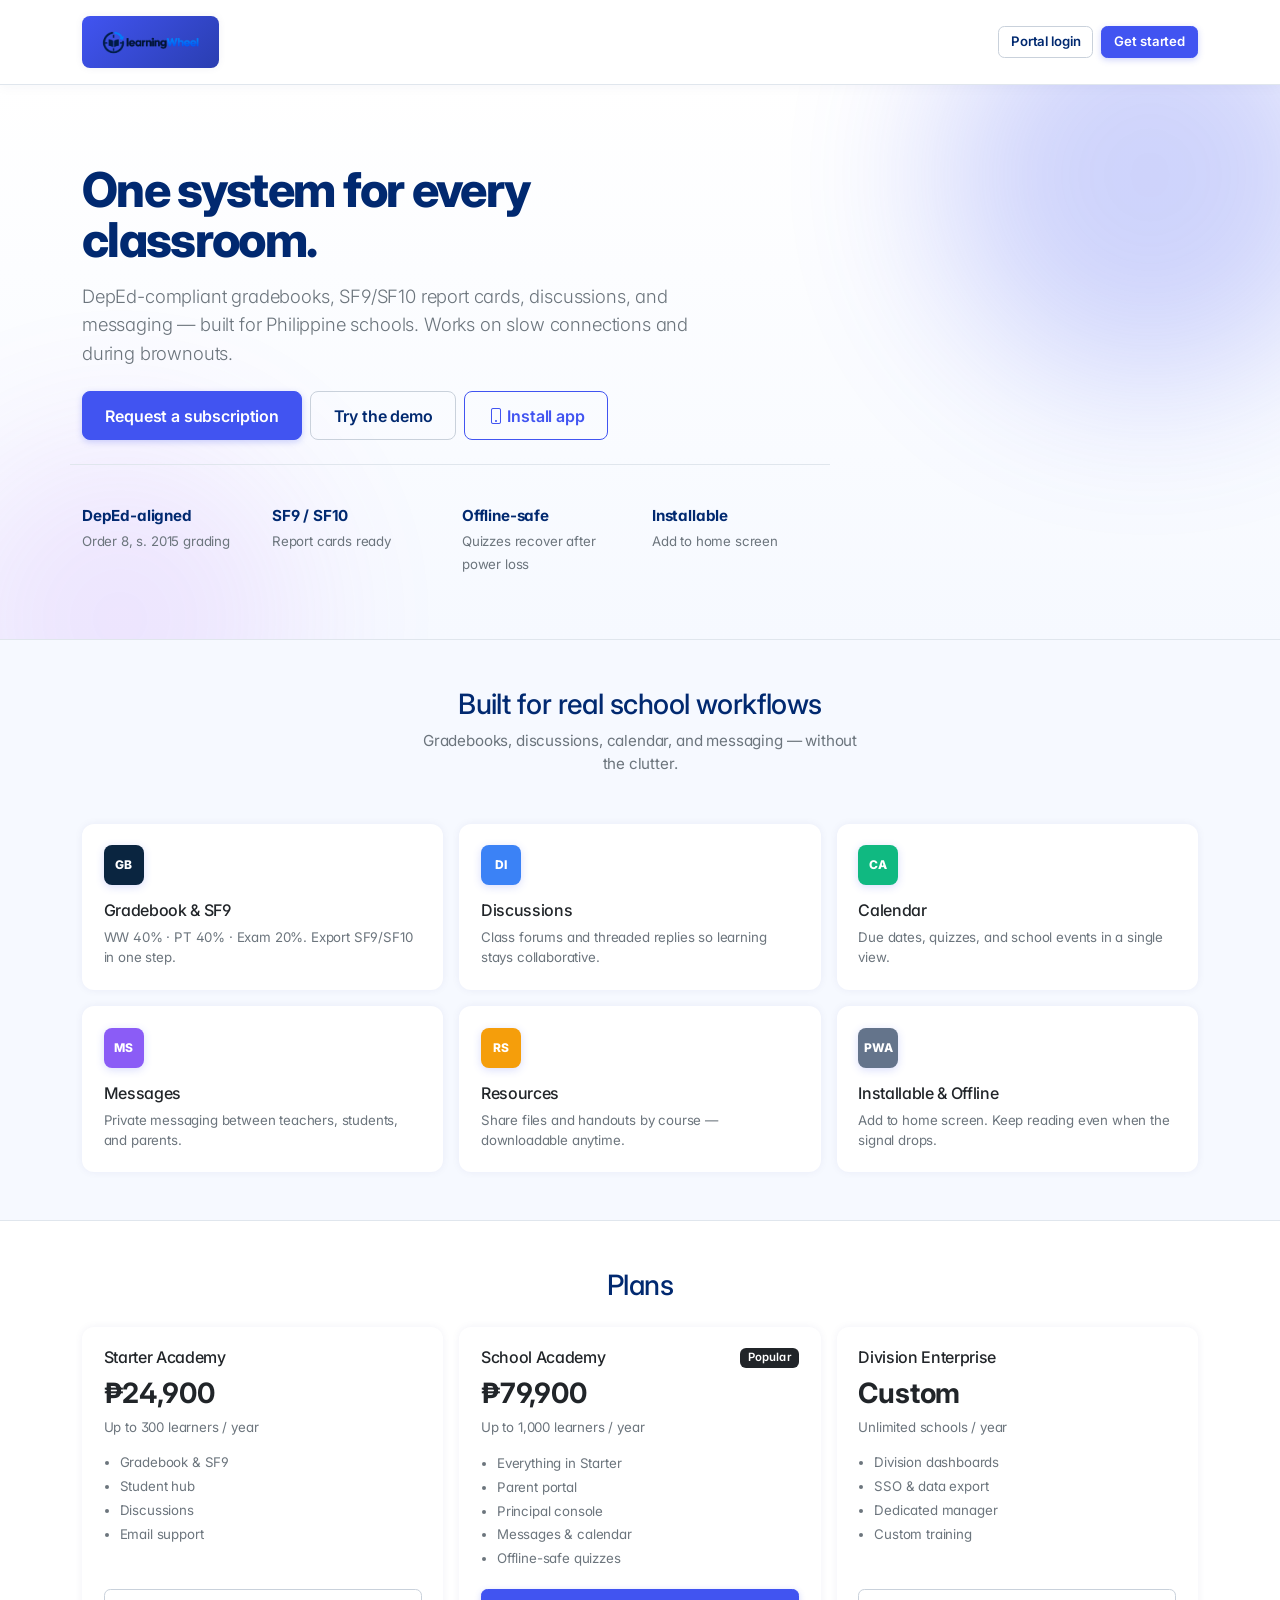
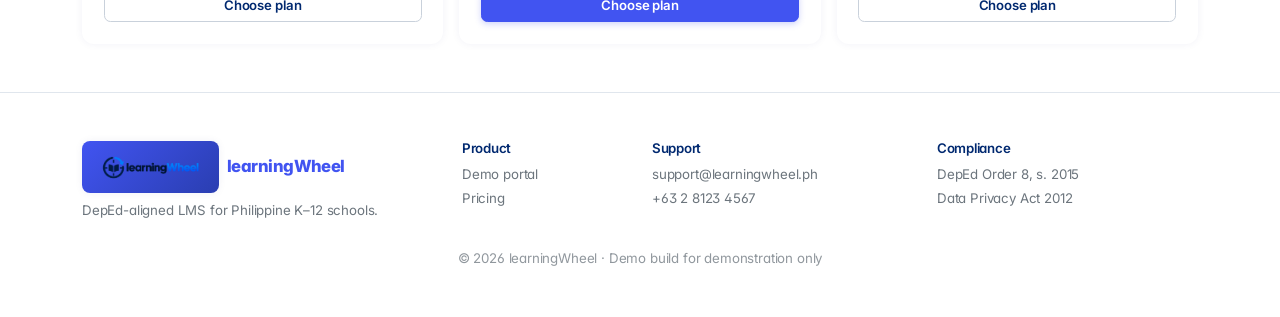
<file: index.html>
<!doctype html>
<html lang="en">
<head>
<meta charset="utf-8">
<meta name="viewport" content="width=device-width, initial-scale=1, viewport-fit=cover">
<title>learningWheel – LMS for Philippine Schools</title>
<meta name="description" content="DepEd-compliant Learning Management System for Philippine schools.">

<!-- ===== PWA ===== -->
<link rel="manifest" href="manifest.json">
<meta name="theme-color" content="#0A2540">
<meta name="color-scheme" content="light">
<link rel="icon" type="image/png" href="logolearningwheel.png">
<link rel="apple-touch-icon" href="logolearningwheel.png">
<meta name="apple-mobile-web-app-capable" content="yes">
<meta name="apple-mobile-web-app-status-bar-style" content="black-translucent">
<meta name="apple-mobile-web-app-title" content="learningWheel">
<meta name="mobile-web-app-capable" content="yes">
<meta name="application-name" content="learningWheel">

<!-- ===== Fonts ===== -->
<link rel="preconnect" href="https://fonts.googleapis.com">
<link rel="preconnect" href="https://fonts.gstatic.com" crossorigin>
<link href="https://fonts.googleapis.com/css2?family=Inter:wght@400;500;600;700;800&display=swap" rel="stylesheet">

<!-- ===== CSS ===== -->
<link href="https://cdn.jsdelivr.net/npm/bootstrap@5.3.3/dist/css/bootstrap.min.css" rel="stylesheet">
<link href="https://cdn.jsdelivr.net/npm/bootstrap-icons@1.11.3/font/bootstrap-icons.min.css" rel="stylesheet">
<link rel="stylesheet" href="styles.css">
</head>
<body>

<!-- ===== Update banner (shown when new SW is waiting) ===== -->
<div id="updateBanner" class="update-banner" hidden>
  <span><i class="bi bi-arrow-clockwise me-1"></i>A new version of learningWheel is ready.</span>
  <button class="btn btn-sm btn-light ms-2" onclick="applyUpdate()">Refresh</button>
</div>

<!-- ========== LANDING ========== -->
<div class="view" id="landing">
  <nav class="navbar navbar-expand-lg bg-white border-bottom sticky-top">
    <div class="container">
      <a class="navbar-brand d-flex align-items-center gap-2 mb-0 py-2" href="#" onclick="return false">
        <span class="logo-on-dark"><img src="logolearningwheel.png" alt="learningWheel" class="logo-nav"></span>
      </a>
      <div class="d-flex gap-2 flex-wrap">
        <button class="btn btn-outline-secondary btn-sm" onclick="view('login')">Portal login</button>
        <button class="btn btn-primary btn-sm" onclick="openBuy('Academy')">Get started</button>
      </div>
    </div>
  </nav>

  <section class="hero-lw">
    <div class="container">
      <div class="row">
        <div class="col-lg-9 col-xl-8">
          <h1 class="display-5 mb-3">One system for every classroom.</h1>
          <p class="lead text-secondary mb-4" style="max-width:34em">DepEd-compliant gradebooks, SF9/SF10 report cards, discussions, and messaging — built for Philippine schools. Works on slow connections and during brownouts.</p>
          <div class="d-flex flex-wrap gap-2 mb-5">
            <button class="btn btn-primary btn-lg" onclick="openBuy('Academy')">Request a subscription</button>
            <button class="btn btn-outline-secondary btn-lg" onclick="view('login')">Try the demo</button>
            <button class="btn btn-outline-primary btn-lg" onclick="promptInstall()">
              <i class="bi bi-phone me-1"></i>Install app
            </button>
          </div>
          <div class="row g-4 pt-3 border-top">
            <div class="col-6 col-md-3 hero-meta-item">
              <strong>DepEd-aligned</strong>
              <span class="text-secondary small">Order 8, s. 2015 grading</span>
            </div>
            <div class="col-6 col-md-3 hero-meta-item">
              <strong>SF9 / SF10</strong>
              <span class="text-secondary small">Report cards ready</span>
            </div>
            <div class="col-6 col-md-3 hero-meta-item">
              <strong>Offline-safe</strong>
              <span class="text-secondary small">Quizzes recover after power loss</span>
            </div>
            <div class="col-6 col-md-3 hero-meta-item">
              <strong>Installable</strong>
              <span class="text-secondary small">Add to home screen</span>
            </div>
          </div>
        </div>
      </div>
    </div>
  </section>

  <section class="py-5">
    <div class="container">
      <div class="text-center mb-5" style="max-width:28rem;margin-inline:auto">
        <h2 class="h3 mb-2">Built for real school workflows</h2>
        <p class="text-secondary mb-0">Gradebooks, discussions, calendar, and messaging — without the clutter.</p>
      </div>
      <div class="row g-3">
        <div class="col-md-6 col-lg-4">
          <div class="card h-100">
            <div class="card-body">
              <div class="course-badge mb-3" style="background:#0A2540">GB</div>
              <h3 class="h6">Gradebook &amp; SF9</h3>
              <p class="text-secondary small mb-0">WW 40% · PT 40% · Exam 20%. Export SF9/SF10 in one step.</p>
            </div>
          </div>
        </div>
        <div class="col-md-6 col-lg-4">
          <div class="card h-100">
            <div class="card-body">
              <div class="course-badge mb-3" style="background:#3B82F6">DI</div>
              <h3 class="h6">Discussions</h3>
              <p class="text-secondary small mb-0">Class forums and threaded replies so learning stays collaborative.</p>
            </div>
          </div>
        </div>
        <div class="col-md-6 col-lg-4">
          <div class="card h-100">
            <div class="card-body">
              <div class="course-badge mb-3" style="background:#10B981">CA</div>
              <h3 class="h6">Calendar</h3>
              <p class="text-secondary small mb-0">Due dates, quizzes, and school events in a single view.</p>
            </div>
          </div>
        </div>
        <div class="col-md-6 col-lg-4">
          <div class="card h-100">
            <div class="card-body">
              <div class="course-badge mb-3" style="background:#8B5CF6">MS</div>
              <h3 class="h6">Messages</h3>
              <p class="text-secondary small mb-0">Private messaging between teachers, students, and parents.</p>
            </div>
          </div>
        </div>
        <div class="col-md-6 col-lg-4">
          <div class="card h-100">
            <div class="card-body">
              <div class="course-badge mb-3" style="background:#F59E0B">RS</div>
              <h3 class="h6">Resources</h3>
              <p class="text-secondary small mb-0">Share files and handouts by course — downloadable anytime.</p>
            </div>
          </div>
        </div>
        <div class="col-md-6 col-lg-4">
          <div class="card h-100">
            <div class="card-body">
              <div class="course-badge mb-3" style="background:#64748B">PWA</div>
              <h3 class="h6">Installable &amp; Offline</h3>
              <p class="text-secondary small mb-0">Add to home screen. Keep reading even when the signal drops.</p>
            </div>
          </div>
        </div>
      </div>
    </div>
  </section>

  <section class="py-5 bg-white border-top">
    <div class="container">
      <h2 class="h3 text-center mb-4">Plans</h2>
      <div class="row g-3 justify-content-center" id="plans"></div>
    </div>
  </section>

  <footer class="border-top bg-white py-5 mt-0">
    <div class="container">
      <div class="row g-4">
        <div class="col-md-4">
          <div class="d-flex align-items-center gap-2 mb-2">
            <span class="logo-on-dark"><img src="logolearningwheel.png" alt="learningWheel" class="logo-nav"></span>
            <span class="brand-text">learning<span class="brand-accent">Wheel</span></span>
          </div>
          <p class="text-secondary small mb-0">DepEd-aligned LMS for Philippine K–12 schools.</p>
        </div>
        <div class="col-6 col-md-2">
          <h6 class="small fw-semibold">Product</h6>
          <ul class="list-unstyled small text-secondary">
            <li class="mb-1"><a href="#" class="text-secondary text-decoration-none" onclick="view('login');return false">Demo portal</a></li>
            <li><a href="#" class="text-secondary text-decoration-none" onclick="openBuy('Academy');return false">Pricing</a></li>
          </ul>
        </div>
        <div class="col-6 col-md-3">
          <h6 class="small fw-semibold">Support</h6>
          <ul class="list-unstyled small text-secondary">
            <li class="mb-1">support@learningwheel.ph</li>
            <li>+63 2 8123 4567</li>
          </ul>
        </div>
        <div class="col-md-3">
          <h6 class="small fw-semibold">Compliance</h6>
          <ul class="list-unstyled small text-secondary">
            <li class="mb-1">DepEd Order 8, s. 2015</li>
            <li>Data Privacy Act 2012</li>
          </ul>
        </div>
      </div>
      <p class="text-center text-secondary small mt-4 mb-0 opacity-75">© 2026 learningWheel · Demo build for demonstration only</p>
    </div>
  </footer>
</div>

<!-- ========== LOGIN ========== -->
<div class="view" id="login" hidden>
  <div class="row g-0 login-row">
    <!-- Left panel: only shows on lg+ -->
    <div class="col-lg-6 d-none d-lg-flex login-art align-items-center">
      <div class="px-5 py-5" style="max-width:32rem;width:100%">
        <div class="mb-4 logo-login-wrap">
          <img src="logolearningwheel.png" alt="learningWheel" class="logo-login">
        </div>
        <h1 class="h2 text-white mb-3">Welcome back.</h1>
        <p class="text-muted-light mb-0">One gateway for students, teachers, parents, and principals.</p>
        <ul>
          <li>Gradebook &amp; SF9 / SF10</li>
          <li>Discussions &amp; messaging</li>
          <li>Calendar &amp; resources</li>
          <li>Parent progress portal</li>
        </ul>
      </div>
    </div>

    <!-- Right panel: form -->
    <div class="col-lg-6 login-form-col">
      <div class="login-form-wrap">
        <div class="login-form-inner">
          <!-- Brand shown on mobile only -->
          <div class="d-lg-none d-flex align-items-center gap-2 mb-4">
            <span class="logo-on-dark"><img src="logolearningwheel.png" alt="learningWheel" class="logo-nav"></span>
            <span class="brand-text">learning<span class="brand-accent">Wheel</span></span>
          </div>
          <h2 class="h4 mb-3">Sign in</h2>
          <label class="form-label small fw-semibold">I am a…</label>
          <div class="row g-2 mb-3" id="roles"></div>
          <div class="mb-3">
            <label class="form-label small fw-semibold" for="em">Email / LRN</label>
            <input type="text" class="form-control" id="em" value="demo@school.edu.ph" autocomplete="username">
          </div>
          <div class="mb-3">
            <label class="form-label small fw-semibold" for="pw">Password</label>
            <input type="password" class="form-control" id="pw" placeholder="Any password works" autocomplete="current-password">
          </div>
          <button class="btn btn-primary w-100 mb-2" onclick="doLogin()">Sign in</button>
          <button class="btn btn-outline-secondary w-100 mb-2" onclick="view('landing')">Back to website</button>
          <button class="btn btn-outline-secondary w-100 mb-3" onclick="resetDB()">Reset demo data</button>
          <p class="text-secondary small text-center mb-0">Demo mode — no real accounts required</p>
        </div>
      </div>
    </div>
  </div>
</div>

<!-- ========== DASHBOARD ========== -->
<div class="view" id="dash" hidden>
  <div class="app-shell">
    <div class="sidebar-overlay" id="sideOverlay" onclick="toggleSide(false)"></div>
    <aside class="sidebar d-flex flex-column" id="sidebar">
      <div class="sidebar-brand">
        <img src="logolearningwheel.png" alt="learningWheel" class="logo-sidebar">
        <button class="sidebar-close d-lg-none" onclick="toggleSide(false)" aria-label="Close menu">
          <i class="bi bi-x-lg"></i>
        </button>
      </div>
      <nav class="nav flex-column py-2 flex-grow-1" id="sideNav"></nav>
      <div class="sidebar-footer">
        <div class="d-flex align-items-center gap-2 mb-2">
          <div class="rounded-circle bg-primary text-white d-flex align-items-center justify-content-center" style="width:2rem;height:2rem;font-size:0.8rem;font-weight:700;background:var(--lw-accent)!important" id="av">U</div>
          <div class="min-w-0">
            <div class="text-white small fw-semibold text-truncate" id="userName">Demo User</div>
            <div class="small" style="font-size:0.75rem;color:#94A3B8" id="userRole">Student</div>
          </div>
        </div>
        <button class="btn btn-outline-secondary btn-sm w-100 mb-2" style="border-color:rgba(255,255,255,0.15);color:#CBD5E1;background:rgba(255,255,255,0.03)" onclick="promptInstall()" id="installBtnSide" hidden>
          <i class="bi bi-download me-1"></i>Install app
        </button>
        <button class="btn btn-outline-secondary btn-sm w-100" style="border-color:rgba(255,255,255,0.15);color:#CBD5E1;background:rgba(255,255,255,0.03)" onclick="view('login')">Log out</button>
      </div>
    </aside>

    <div class="main-area">
      <header class="topbar">
        <div class="topbar-left">
          <button class="btn btn-outline-secondary btn-sm d-lg-none" onclick="toggleSide()" aria-label="Menu">
            <i class="bi bi-list"></i>
          </button>
          <div class="input-group input-group-sm topbar-search">
            <span class="input-group-text bg-white text-secondary border-end-0"><i class="bi bi-search"></i></span>
            <input type="search" class="form-control border-start-0" placeholder="Search…" id="search" oninput="onSearch(this.value)">
          </div>
        </div>
        <div class="topbar-right">
          <select id="quarter" class="form-select form-select-sm quarter-select" aria-label="Quarter" onchange="setQuarter(this.value)" title="Academic quarter">
            <option value="Q1">Q1</option>
            <option value="Q2">Q2</option>
            <option value="Q3" selected>Q3</option>
            <option value="Q4">Q4</option>
          </select>
          <select id="kid" class="form-select form-select-sm kid-select" hidden aria-label="Switch child"></select>
          <button class="btn btn-outline-primary btn-sm install-top-btn" id="installBtn" onclick="promptInstall()" hidden title="Install app">
            <i class="bi bi-download"></i><span class="d-none d-sm-inline ms-1">Install</span>
          </button>
          <button class="btn btn-outline-secondary btn-sm position-relative" onclick="tab('alerts')" title="Notifications" id="notifBtn">
            <i class="bi bi-bell"></i><span class="position-absolute top-0 start-100 translate-middle badge rounded-pill bg-danger" id="notifBadge" hidden style="font-size:0.65rem">0</span>
          </button>
        </div>
      </header>

      <main class="content-area flex-grow-1" id="mainContent">
        <div class="panel" id="p-home" hidden></div>
        <div class="panel" id="p-cls" hidden></div>
        <div class="panel" id="p-recent" hidden></div>
        <div class="panel" id="p-subj" hidden></div>
        <div class="panel" id="p-todo" hidden></div>
        <div class="panel" id="p-alerts" hidden></div>
        <div class="panel" id="p-up" hidden>
          <div class="card">
            <div class="card-body">
              <h2 class="h5">Smart submission</h2>
              <p class="text-secondary small">Poor signal? Files are compressed before upload so you can submit on slow data.</p>
              <p class="mb-2"><strong>science-project.pdf</strong> — <span id="sz">5.0 MB</span></p>
              <div class="progress mb-2" style="height:6px"><div class="progress-bar bg-success" id="pb" style="width:0%"></div></div>
              <p id="pm" class="text-secondary small">Ready to compress.</p>
              <button class="btn btn-primary btn-sm" id="cb" onclick="compress()">Compress &amp; submit</button>
            </div>
          </div>
        </div>
        <div class="panel" id="p-quiz" hidden>
          <div class="card">
            <div class="card-body">
              <h2 class="h5">Science quiz</h2>
              <p class="text-secondary small">Answers are saved on this device. If power drops, they come back.</p>
              <div id="qz"></div>
              <div class="d-flex flex-wrap gap-2 mt-3">
                <button class="btn btn-success btn-sm" onclick="gradeQuiz()">Submit quiz</button>
                <button class="btn btn-outline-secondary btn-sm" onclick="brownout()">Simulate brownout</button>
              </div>
              <p id="qm" class="fw-semibold mt-3 mb-0"></p>
            </div>
          </div>
        </div>
        <div class="panel" id="p-rad" hidden><h2 class="h5" id="kn"></h2><div class="row g-3" id="tl"></div></div>
        <div class="panel" id="p-sf9" hidden>
          <div class="card">
            <div class="card-body">
              <h2 class="h5">Report card (SF9)</h2>
              <div id="sf"></div>
              <h3 class="h6 mt-4">Parent approval</h3>
              <canvas id="sig"></canvas>
              <div class="d-flex flex-wrap gap-2 mt-3">
                <button class="btn btn-outline-secondary btn-sm" onclick="clearSig()">Clear</button>
                <button class="btn btn-success btn-sm" onclick="approve('Signature')">Sign &amp; approve</button>
                <button class="btn btn-primary btn-sm" onclick="approve('Biometric')">Biometric approve</button>
              </div>
              <p id="ap" class="text-success fw-semibold mt-2 mb-0"></p>
            </div>
          </div>
        </div>
        <div class="panel" id="p-ops" hidden></div>
        <div class="panel" id="p-comp" hidden></div>
        <div class="panel" id="p-lic" hidden></div>
        <div class="panel" id="p-disc" hidden></div>
        <div class="panel" id="p-cal" hidden></div>
        <div class="panel" id="p-msg" hidden></div>
        <div class="panel" id="p-res" hidden></div>
        <div class="panel" id="p-grades" hidden></div>
        <div class="panel" id="p-exams" hidden></div>
        <div class="panel" id="p-take" hidden></div>
      </main>
    </div>
  </div>
</div>

<!-- Buy modal -->
<div class="modal fade" id="buyModal" tabindex="-1" aria-hidden="true">
  <div class="modal-dialog modal-dialog-centered modal-dialog-scrollable">
    <div class="modal-content">
      <div id="bf">
        <div class="modal-header">
          <h5 class="modal-title">Request a subscription</h5>
          <button type="button" class="btn-close" data-bs-dismiss="modal" aria-label="Close"></button>
        </div>
        <div class="modal-body">
          <div class="mb-3">
            <label class="form-label small fw-semibold" for="bs">School name</label>
            <input type="text" class="form-control" id="bs" placeholder="e.g. Rizal Integrated School">
          </div>
          <div class="mb-3">
            <label class="form-label small fw-semibold" for="bn">Administrator email</label>
            <input type="email" class="form-control" id="bn" placeholder="principal@school.edu.ph">
          </div>
          <div class="mb-0">
            <label class="form-label small fw-semibold" for="bp">Plan</label>
            <select class="form-select" id="bp"></select>
          </div>
        </div>
        <div class="modal-footer">
          <button type="button" class="btn btn-outline-secondary" data-bs-dismiss="modal">Cancel</button>
          <button type="button" class="btn btn-primary" onclick="submitBuy()">Submit request</button>
        </div>
      </div>
      <div id="bd" hidden>
        <div class="modal-body text-center py-5">
          <h5 class="mb-2">Request received</h5>
          <p>Reference: <strong id="ref"></strong></p>
          <p class="text-secondary small">Next: onboarding call within 2 days → data import → teacher training → go-live.</p>
          <button class="btn btn-primary" data-bs-dismiss="modal">Done</button>
        </div>
      </div>
    </div>
  </div>
</div>

<div class="toast-lw" id="toast" hidden></div>

<script src="https://cdn.jsdelivr.net/npm/bootstrap@5.3.3/dist/js/bootstrap.bundle.min.js"></script>
<script src="app.js"></script>
</body>
</html>
</file>
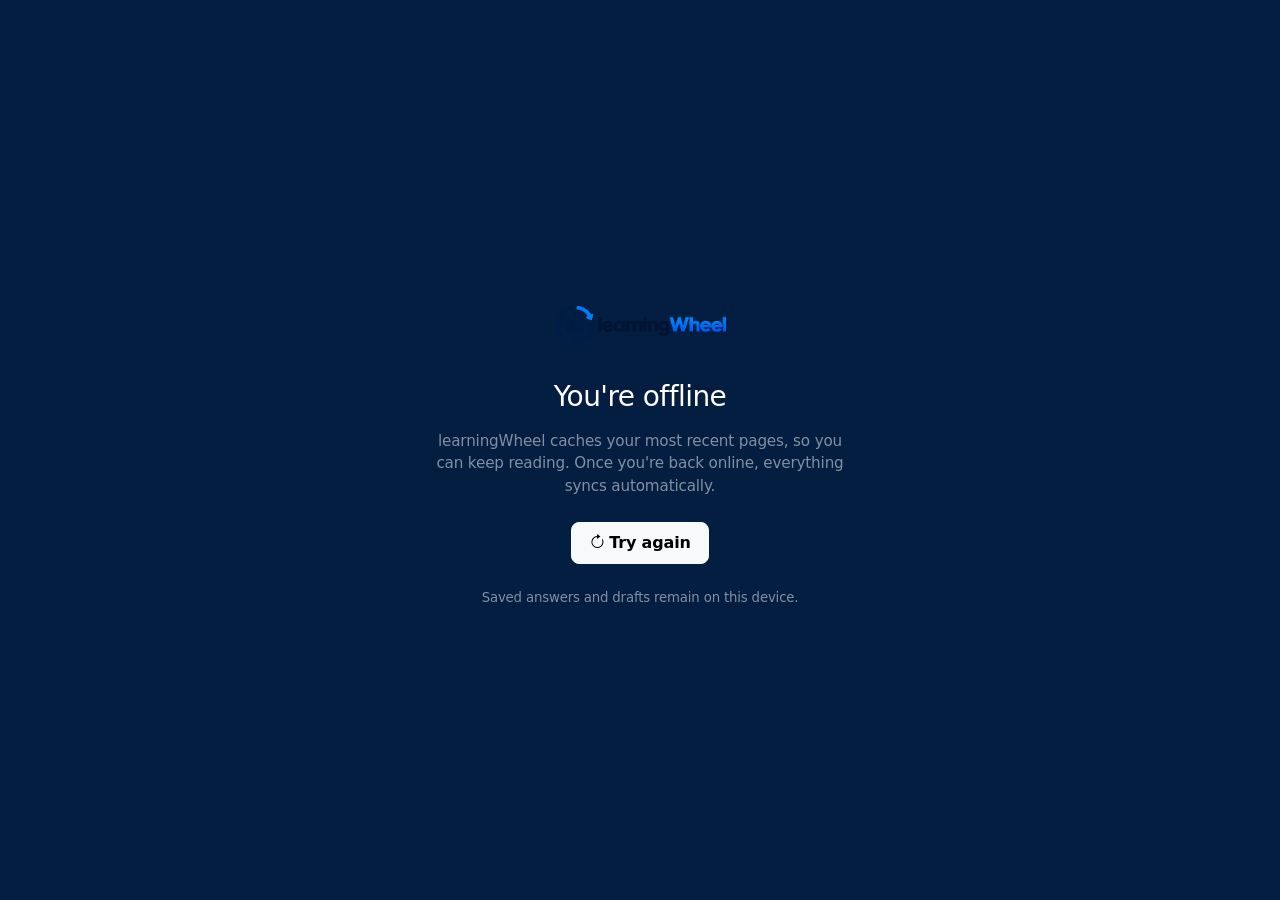
<file: offline.html>
<!doctype html>
<html lang="en">
<head>
<meta charset="utf-8">
<meta name="viewport" content="width=device-width, initial-scale=1, viewport-fit=cover">
<title>Offline – learningWheel</title>
<meta name="theme-color" content="#041E42">
<link href="https://cdn.jsdelivr.net/npm/bootstrap@5.3.3/dist/css/bootstrap.min.css" rel="stylesheet">
<link href="https://cdn.jsdelivr.net/npm/bootstrap-icons@1.11.3/font/bootstrap-icons.min.css" rel="stylesheet">
<link rel="stylesheet" href="styles.css">
</head>
<body>
  <div class="d-flex align-items-center justify-content-center" style="min-height:100vh;background:#041E42;padding:1.5rem">
    <div class="text-center text-white" style="max-width:26rem">
      <img src="logolearningwheel.png" alt="learningWheel" style="height:64px;margin-bottom:1.5rem">
      <h1 class="h3 mb-3">You're offline</h1>
      <p class="text-white-50 mb-4">learningWheel caches your most recent pages, so you can keep reading. Once you're back online, everything syncs automatically.</p>
      <button class="btn btn-light" onclick="location.reload()">
        <i class="bi bi-arrow-clockwise me-1"></i>Try again
      </button>
      <p class="text-white-50 small mt-4 mb-0">Saved answers and drafts remain on this device.</p>
    </div>
  </div>
</body>
</html>
</file>
<file: styles.css>
/* ============================================================
   learningWheel — NiceAdmin-inspired Design System
   Clean light sidebar, blue accents, refined cards & header
   All existing class/ID selectors preserved for full functionality
   ============================================================ */

:root {
  /* Brand — NiceAdmin blue primary */
  --lw-primary: #4154f1;
  --lw-primary-hover: #2a3eb1;
  --lw-primary-light: #eef0ff;
  --lw-accent: #4154f1;
  --lw-accent-soft: #e8ebff;

  /* Surface — light admin feel */
  --lw-bg: #f6f9ff;
  --lw-surface: #ffffff;
  --lw-surface-2: #f0f4f8;
  --lw-border: #e0e6ed;
  --lw-border-strong: #c9d1db;

  /* Text */
  --lw-text: #012970;
  --lw-text-secondary: #6c757d;
  --lw-text-tertiary: #899bbd;

  /* Status */
  --lw-success: #2eca6a;
  --lw-warning: #ffc107;
  --lw-danger: #dc3545;
  --lw-info: #0dcaf0;

  /* Elevation — soft NiceAdmin style */
  --lw-shadow-xs: 0 0 1px rgba(1, 41, 112, 0.04);
  --lw-shadow-sm: 0 0 8px rgba(1, 41, 112, 0.06);
  --lw-shadow-md: 0 5px 20px rgba(1, 41, 112, 0.08);
  --lw-shadow-lg: 0 8px 30px rgba(1, 41, 112, 0.12);

  /* Radius */
  --lw-radius-sm: 0.4rem;
  --lw-radius: 0.5rem;
  --lw-radius-lg: 0.75rem;
  --lw-radius-xl: 1rem;

  /* Sidebar */
  --lw-sidebar-width: 280px;
  --lw-sidebar-bg: #ffffff;
  --lw-sidebar-text: #012970;
  --lw-sidebar-muted: #899bbd;
}

/* ---------- Base ---------- */
* { box-sizing: border-box; }

html, body {
  overflow-x: hidden;
  width: 100%;
}

body {
  font-family: 'Inter', system-ui, -apple-system, "Segoe UI", Roboto, "Helvetica Neue", Arial, sans-serif;
  background: var(--lw-bg);
  color: var(--lw-text);
  -webkit-font-smoothing: antialiased;
  -moz-osx-font-smoothing: grayscale;
  -webkit-tap-highlight-color: transparent;
  font-feature-settings: "cv11", "ss01";
  letter-spacing: -0.011em;
  font-size: 0.95rem;
}

/* Modern scrollbar */
::-webkit-scrollbar { width: 8px; height: 8px; }
::-webkit-scrollbar-track { background: transparent; }
::-webkit-scrollbar-thumb {
  background: var(--lw-border-strong);
  border-radius: 8px;
  border: 2px solid var(--lw-bg);
}
::-webkit-scrollbar-thumb:hover { background: var(--lw-text-tertiary); }

h1, h2, h3, h4, h5, h6 {
  letter-spacing: -0.02em;
  font-weight: 700;
  color: var(--lw-text);
}
h1 { font-weight: 800; }

a { color: var(--lw-accent); text-decoration: none; }
a:hover { color: var(--lw-primary-hover); }

/* ---------- Logos ---------- */
.logo-login-wrap { margin-bottom: 1.5rem; }
.logo-login {
  height: 76px;
  width: auto;
  max-width: min(340px, 100%);
  object-fit: contain;
  display: block;
}
.logo-sidebar {
  height: 40px;
  width: auto;
  max-width: 180px;
  object-fit: contain;
  display: block;
}
.logo-nav {
  height: 36px;
  width: auto;
  max-width: 180px;
  object-fit: contain;
  display: block;
}
.logo-on-dark {
  display: inline-flex;
  align-items: center;
  background: linear-gradient(135deg, #4154f1 0%, #2a3eb1 100%);
  border-radius: var(--lw-radius);
  padding: 0.5rem 0.9rem;
  box-shadow: var(--lw-shadow-sm);
}
.brand-text {
  font-weight: 800;
  font-size: 1.05rem;
  color: var(--lw-primary);
  letter-spacing: -0.03em;
}
.brand-accent { color: var(--lw-accent); }

.sidebar-brand {
  padding: 1.25rem 1.25rem 1rem;
  display: flex;
  align-items: center;
  justify-content: space-between;
  border-bottom: 1px solid var(--lw-border);
  background: var(--lw-sidebar-bg);
}
.sidebar-close {
  background: transparent;
  border: 0;
  color: var(--lw-sidebar-muted);
  font-size: 1.1rem;
  padding: 0.4rem 0.6rem;
  border-radius: var(--lw-radius-sm);
  cursor: pointer;
  line-height: 1;
  transition: background 0.15s, color 0.15s;
}
.sidebar-close:hover { background: var(--lw-primary-light); color: var(--lw-primary); }

/* ---------- Buttons ---------- */
.btn {
  border-radius: var(--lw-radius);
  font-weight: 600;
  letter-spacing: -0.01em;
  transition: all 0.2s ease;
  padding: 0.5rem 1.1rem;
}
.btn-sm { padding: 0.35rem 0.75rem; font-size: 0.825rem; border-radius: var(--lw-radius-sm); }
.btn-lg { padding: 0.7rem 1.4rem; font-size: 1rem; border-radius: var(--lw-radius); }

.btn-primary {
  --bs-btn-bg: var(--lw-primary);
  --bs-btn-border-color: var(--lw-primary);
  --bs-btn-hover-bg: var(--lw-primary-hover);
  --bs-btn-hover-border-color: var(--lw-primary-hover);
  --bs-btn-active-bg: #1e2a8a;
  --bs-btn-active-border-color: #1e2a8a;
  --bs-btn-disabled-bg: var(--lw-primary);
  --bs-btn-disabled-border-color: var(--lw-primary);
  box-shadow: 0 2px 6px rgba(65, 84, 241, 0.25);
}
.btn-primary:hover {
  box-shadow: 0 4px 12px rgba(65, 84, 241, 0.35);
  transform: translateY(-1px);
}
.btn-primary:active { transform: translateY(0); }

.btn-outline-primary {
  --bs-btn-color: var(--lw-primary);
  --bs-btn-border-color: var(--lw-primary);
  --bs-btn-hover-bg: var(--lw-primary);
  --bs-btn-hover-border-color: var(--lw-primary);
  --bs-btn-active-bg: var(--lw-primary);
  --bs-btn-active-border-color: var(--lw-primary);
}

.btn-outline-secondary {
  --bs-btn-color: var(--lw-text);
  --bs-btn-border-color: var(--lw-border-strong);
  --bs-btn-hover-bg: var(--lw-surface-2);
  --bs-btn-hover-border-color: var(--lw-border-strong);
  --bs-btn-hover-color: var(--lw-text);
  --bs-btn-active-bg: var(--lw-surface-2);
  --bs-btn-active-border-color: var(--lw-border-strong);
}

/* ---------- Role buttons (login) ---------- */
.role-btn {
  border: 1.5px solid var(--lw-border);
  background: #fff;
  color: var(--lw-text-secondary);
  font-weight: 600;
  font-size: 0.85rem;
  padding: 0.7rem 0.5rem;
  border-radius: var(--lw-radius);
  cursor: pointer;
  transition: all 0.18s ease;
  width: 100%;
  min-height: 46px;
}
.role-btn:hover {
  border-color: var(--lw-primary);
  color: var(--lw-primary);
  background: var(--lw-primary-light);
}
.role-btn.active {
  background: var(--lw-primary);
  border-color: var(--lw-primary);
  color: #fff;
  box-shadow: 0 4px 12px rgba(65, 84, 241, 0.25);
  transform: translateY(-1px);
}

/* ---------- Form controls ---------- */
.form-control, .form-select {
  border-radius: var(--lw-radius-sm);
  border-color: var(--lw-border);
  padding: 0.55rem 0.85rem;
  font-size: 0.9rem;
  transition: border-color 0.15s, box-shadow 0.15s;
  color: var(--lw-text);
}
.form-control:focus, .form-select:focus {
  border-color: var(--lw-primary);
  box-shadow: 0 0 0 3px rgba(65, 84, 241, 0.15);
}
.form-control-sm, .form-select-sm {
  padding: 0.35rem 0.65rem;
  font-size: 0.825rem;
  border-radius: var(--lw-radius-sm);
}
.form-label { color: var(--lw-text); margin-bottom: 0.35rem; }
.form-check-input:checked {
  background-color: var(--lw-primary);
  border-color: var(--lw-primary);
}
.form-check-input:focus {
  border-color: var(--lw-primary);
  box-shadow: 0 0 0 3px rgba(65, 84, 241, 0.15);
}

/* ---------- Sidebar (NiceAdmin light style) ---------- */
.sidebar {
  width: var(--lw-sidebar-width);
  min-height: 100vh;
  background: var(--lw-sidebar-bg);
  color: var(--lw-sidebar-muted);
  position: sticky;
  top: 0;
  height: 100vh;
  overflow-y: auto;
  flex-shrink: 0;
  z-index: 1030;
  transition: transform 0.28s cubic-bezier(0.4, 0, 0.2, 1);
  border-right: 1px solid var(--lw-border);
  box-shadow: 0 0 20px rgba(1, 41, 112, 0.04);
}
.sidebar .nav-link {
  color: var(--lw-sidebar-muted);
  font-size: 0.9rem;
  font-weight: 500;
  padding: 0.7rem 1rem;
  border-radius: var(--lw-radius);
  margin: 0 0.75rem 0.2rem;
  display: flex;
  align-items: center;
  gap: 0.75rem;
  min-height: 44px;
  transition: all 0.15s ease;
}
.sidebar .nav-link:hover {
  color: var(--lw-primary);
  background: var(--lw-primary-light);
}
.sidebar .nav-link.active {
  color: var(--lw-primary);
  background: var(--lw-primary-light);
  font-weight: 600;
}
.sidebar .nav-link i {
  font-size: 1.1rem;
  opacity: 0.85;
  width: 1.35rem;
  text-align: center;
}
.sidebar .nav-link.active i {
  color: var(--lw-primary);
  opacity: 1;
}

.sidebar-footer {
  border-top: 1px solid var(--lw-border);
  padding: 1rem;
  margin-top: auto;
  background: var(--lw-sidebar-bg);
}
.sidebar-footer .text-white,
.sidebar-footer #userName {
  color: var(--lw-text) !important;
}
.sidebar-footer #userRole {
  color: var(--lw-text-secondary) !important;
}
.sidebar-footer .rounded-circle {
  background: var(--lw-primary) !important;
}
.sidebar-footer .btn-outline-secondary {
  border-color: var(--lw-border) !important;
  color: var(--lw-text-secondary) !important;
  background: transparent !important;
}
.sidebar-footer .btn-outline-secondary:hover {
  background: var(--lw-surface-2) !important;
  color: var(--lw-text) !important;
  border-color: var(--lw-border-strong) !important;
}

/* ---------- App shell ---------- */
.app-shell { display: flex; min-height: 100vh; }
.main-area {
  flex: 1;
  min-width: 0;
  display: flex;
  flex-direction: column;
  background: var(--lw-bg);
}

/* ---------- Topbar (NiceAdmin style) ---------- */
.topbar {
  background: #fff;
  border-bottom: 1px solid var(--lw-border);
  padding: 0.65rem 1.5rem;
  position: sticky;
  top: 0;
  z-index: 1020;
  display: flex;
  align-items: center;
  justify-content: space-between;
  gap: 0.75rem;
  flex-wrap: wrap;
  box-shadow: 0 2px 10px rgba(1, 41, 112, 0.04);
}
.topbar-left {
  display: flex;
  align-items: center;
  gap: 0.75rem;
  flex: 1;
  min-width: 0;
}
.topbar-search {
  max-width: 22rem;
  flex: 1;
  min-width: 0;
}
.topbar-search .input-group-text {
  background: #fff !important;
  border-color: var(--lw-border);
  border-right: 0;
  color: var(--lw-text-tertiary);
}
.topbar-search .form-control {
  border-left: 0;
  background: #fff;
}
.topbar-search .form-control:focus {
  box-shadow: none;
  border-color: var(--lw-border);
}
.topbar-search .input-group:focus-within .input-group-text,
.topbar-search .input-group:focus-within .form-control {
  border-color: var(--lw-primary);
}
.topbar-search .input-group:focus-within .input-group-text {
  color: var(--lw-primary) !important;
}
.topbar-right {
  display: flex;
  align-items: center;
  gap: 0.5rem;
  flex-wrap: wrap;
}
.quarter-select, .kid-select {
  width: auto;
  border-radius: var(--lw-radius-sm);
  font-weight: 600;
  font-size: 0.83rem;
}
.quarter-select { min-width: 5rem; }
.kid-select { max-width: 12rem; }
.install-top-btn { white-space: nowrap; }

#notifBtn {
  width: 38px;
  height: 38px;
  padding: 0;
  display: inline-flex;
  align-items: center;
  justify-content: center;
  border-radius: 50%;
  border-color: var(--lw-border);
  color: var(--lw-text-secondary);
}
#notifBtn:hover {
  background: var(--lw-primary-light);
  border-color: var(--lw-primary);
  color: var(--lw-primary);
}

/* ---------- Content ---------- */
.content-area {
  padding: 1.5rem 1.75rem 2.5rem;
  width: 100%;
  max-width: none;
  min-width: 0;
}

/* ---------- Cards (NiceAdmin soft elevation) ---------- */
.card {
  border: 0;
  border-radius: var(--lw-radius-lg);
  box-shadow: var(--lw-shadow-sm);
  background: var(--lw-surface);
  transition: box-shadow 0.2s, transform 0.2s;
}
.card-body { padding: 1.35rem; }
.card-header {
  background: #fff;
  border-bottom: 1px solid var(--lw-border);
  font-weight: 600;
  border-radius: var(--lw-radius-lg) var(--lw-radius-lg) 0 0 !important;
  padding: 1rem 1.35rem;
  color: var(--lw-text);
}
.stat-card:hover {
  box-shadow: var(--lw-shadow-md);
  transform: translateY(-2px);
}

/* ---------- Stats ---------- */
.stat-card .stat-label {
  font-size: 0.75rem;
  text-transform: uppercase;
  letter-spacing: 0.04em;
  color: var(--lw-text-secondary);
  font-weight: 600;
}
.stat-card .stat-value {
  font-size: 1.75rem;
  font-weight: 700;
  letter-spacing: -0.03em;
  color: var(--lw-text);
  line-height: 1.1;
}
.stat-card .card-body > .d-flex:first-child {
  margin-bottom: 0.5rem;
}
.stat-card i {
  font-size: 1.15rem;
  opacity: 0.7;
  color: var(--lw-primary);
}

/* ---------- Task items ---------- */
.task-item {
  border: 1px solid var(--lw-border);
  border-left-width: 4px;
  border-radius: var(--lw-radius);
  background: #fff;
  padding: 0.95rem 1.15rem;
  margin-bottom: 0.65rem;
  display: flex;
  gap: 0.85rem;
  align-items: flex-start;
  flex-wrap: wrap;
  transition: all 0.15s;
  box-shadow: var(--lw-shadow-xs);
}
.task-item.border-danger { border-left-color: var(--lw-danger); }
.task-item.border-warning { border-left-color: var(--lw-warning); }
.task-item.border-success { border-left-color: var(--lw-success); opacity: 0.8; }
.task-item.border-info { border-left-color: var(--lw-info); }
.task-item:hover {
  background: #fafbff;
  box-shadow: var(--lw-shadow-sm);
}

.chip {
  display: inline-block;
  padding: 0.2rem 0.65rem;
  border-radius: 999px;
  background: var(--lw-surface-2);
  color: var(--lw-text-secondary);
  font-size: 0.72rem;
  font-weight: 600;
  letter-spacing: 0.01em;
  margin: 0 0.3rem 0.3rem 0;
  border: 1px solid var(--lw-border);
}
.chip-new {
  background: #fee2e2;
  color: #dc2626;
  border-color: #fecaca;
}

.course-badge {
  width: 2.5rem;
  height: 2.5rem;
  border-radius: var(--lw-radius);
  display: flex;
  align-items: center;
  justify-content: center;
  font-size: 0.75rem;
  font-weight: 800;
  color: #fff;
  letter-spacing: -0.02em;
  flex-shrink: 0;
  box-shadow: 0 2px 8px rgba(65, 84, 241, 0.2);
}

/* ---------- Calendar ---------- */
.cal-grid { display: grid; grid-template-columns: repeat(7, 1fr); gap: 4px; }
.cal-hd {
  text-align: center;
  font-size: 0.72rem;
  font-weight: 700;
  color: var(--lw-text-tertiary);
  text-transform: uppercase;
  letter-spacing: 0.05em;
  padding: 0.4rem;
}
.cal-day {
  aspect-ratio: 1;
  display: flex;
  align-items: center;
  justify-content: center;
  border-radius: var(--lw-radius-sm);
  font-size: 0.87rem;
  position: relative;
  font-weight: 500;
  min-width: 0;
  transition: background 0.15s;
  color: var(--lw-text);
}
.cal-day:hover { background: var(--lw-primary-light); }
.cal-day.today {
  background: var(--lw-primary);
  color: #fff;
  font-weight: 700;
  box-shadow: 0 2px 8px rgba(65, 84, 241, 0.3);
}
.cal-day.has-ev::after {
  content: "";
  width: 5px; height: 5px;
  border-radius: 50%;
  background: var(--lw-primary);
  position: absolute;
  bottom: 5px;
}
.cal-day.today.has-ev::after { background: #fff; }

/* ---------- Tables ---------- */
.table-responsive {
  -webkit-overflow-scrolling: touch;
  border-radius: var(--lw-radius);
  box-shadow: var(--lw-shadow-xs);
  background: #fff;
}
.table { margin-bottom: 0; }
.table th {
  font-size: 0.75rem;
  text-transform: uppercase;
  letter-spacing: 0.04em;
  color: var(--lw-text-secondary);
  font-weight: 700;
  background: #f8f9fc;
  white-space: nowrap;
  border-bottom: 1px solid var(--lw-border);
  padding: 0.85rem 1rem;
}
.table td {
  vertical-align: middle;
  border-color: var(--lw-border);
  padding: 0.85rem 1rem;
  color: var(--lw-text);
}
.table td input.form-control {
  width: 4.5rem;
  text-align: center;
  padding: 0.3rem;
  font-weight: 600;
}
.table-hover tbody tr:hover {
  background: #f8f9fc;
}

/* ---------- Badges ---------- */
.badge { font-weight: 600; padding: 0.35em 0.65em; letter-spacing: 0.01em; }
.text-bg-light { background: var(--lw-surface-2) !important; color: var(--lw-text) !important; }

/* ---------- Toast ---------- */
.toast-lw {
  position: fixed;
  bottom: 1.5rem;
  left: 50%;
  transform: translateX(-50%);
  background: var(--lw-primary);
  color: #fff;
  padding: 0.75rem 1.4rem;
  border-radius: var(--lw-radius);
  font-weight: 600;
  font-size: 0.9rem;
  z-index: 9999;
  box-shadow: var(--lw-shadow-lg);
  max-width: calc(100vw - 2rem);
  text-align: center;
  animation: toastIn 0.25s cubic-bezier(0.34, 1.56, 0.64, 1);
}
@keyframes toastIn {
  from { opacity: 0; transform: translate(-50%, 12px); }
  to { opacity: 1; transform: translate(-50%, 0); }
}

/* ---------- Signature ---------- */
#sig {
  border: 1.5px dashed var(--lw-border-strong);
  border-radius: var(--lw-radius);
  background: #fff;
  width: 100%;
  height: 130px;
  touch-action: none;
}

/* ---------- Principal bars ---------- */
.bar-row { display: flex; align-items: center; gap: 0.75rem; margin: 0.65rem 0; }
.bar-row .lb {
  width: 3.5rem;
  font-size: 0.83rem;
  font-weight: 600;
  color: var(--lw-text-secondary);
  flex-shrink: 0;
}
.bar-row .progress { flex: 1; height: 0.55rem; min-width: 0; border-radius: 999px; background: var(--lw-surface-2); }
.bar-row .progress-bar { border-radius: 999px; background: var(--lw-primary); }
.bar-row b { font-size: 0.83rem; min-width: 3rem; text-align: right; color: var(--lw-text); }

/* ---------- Sidebar overlay ---------- */
.sidebar-overlay {
  display: none;
  position: fixed;
  inset: 0;
  background: rgba(1, 41, 112, 0.4);
  backdrop-filter: blur(3px);
  -webkit-backdrop-filter: blur(3px);
  z-index: 1025;
}
.sidebar-overlay.open { display: block; }

/* ---------- Mobile sidebar ---------- */
@media (max-width: 991.98px) {
  .sidebar {
    position: fixed;
    left: 0; top: 0;
    transform: translateX(-100%);
    box-shadow: 0 0 40px rgba(1, 41, 112, 0.15);
    width: 280px;
    max-width: 85vw;
  }
  .sidebar.open { transform: translateX(0); }
  .content-area { padding: 1.25rem 1rem 2rem; }
  .dash-hero { margin: -1.25rem -1rem 1.25rem; padding: 1.25rem 1rem; }
}

/* ---------- Small phones ---------- */
@media (max-width: 480px) {
  .topbar { padding: 0.5rem 0.75rem; gap: 0.4rem; }
  .topbar-search { max-width: none; }
  .topbar-right { gap: 0.35rem; }
  .content-area { padding: 1rem 0.85rem 1.75rem; }
  .dash-hero { margin: -1rem -0.85rem 1rem; padding: 1rem 0.85rem; }
  .stat-card .stat-value { font-size: 1.4rem; }
  .card-body { padding: 1.1rem; }
  .logo-nav { height: 32px; }
  .logo-login { height: 60px; }
  .task-item { padding: 0.8rem 0.85rem; }
  .content-area h1.h4 { font-size: 1.15rem; }
  .content-area h1.h5 { font-size: 1.05rem; }
}

/* ---------- Landing hero ---------- */
.hero-lw {
  background: linear-gradient(180deg, #ffffff 0%, #f6f9ff 100%);
  border-bottom: 1px solid var(--lw-border);
  padding: 5rem 0 4rem;
  position: relative;
  overflow: hidden;
}
.hero-lw::before,
.hero-lw::after {
  content: "";
  position: absolute;
  border-radius: 50%;
  filter: blur(80px);
  opacity: 0.25;
  pointer-events: none;
}
.hero-lw::before {
  width: 420px; height: 420px;
  background: var(--lw-primary);
  top: -120px; right: -80px;
}
.hero-lw::after {
  width: 360px; height: 360px;
  background: #a855f7;
  bottom: -160px; left: -60px;
  opacity: 0.12;
}
.hero-lw .container { position: relative; z-index: 1; }
.hero-lw h1 {
  font-weight: 800;
  letter-spacing: -0.035em;
  max-width: 16ch;
  line-height: 1.05;
  color: var(--lw-text);
}
.hero-lw .lead { font-size: 1.15rem; line-height: 1.55; color: var(--lw-text-secondary); }
.hero-meta-item strong {
  display: block;
  color: var(--lw-text);
  font-weight: 700;
  font-size: 0.95rem;
  margin-bottom: 0.15rem;
}
.hero-meta-item .small { font-size: 0.83rem; }

@media (max-width: 768px) {
  .hero-lw { padding: 3rem 0 2.5rem; }
  .hero-lw h1 { font-size: 2rem; max-width: none; }
  .hero-lw .lead { font-size: 1rem; }
}
@media (max-width: 480px) {
  .hero-lw { padding: 2.25rem 0 2rem; }
  .hero-lw h1 { font-size: 1.75rem; }
  .hero-lw::before, .hero-lw::after { display: none; }
}

/* ---------- Landing feature cards ---------- */
#landing section .card {
  border-radius: var(--lw-radius-lg);
  border: 0;
  box-shadow: var(--lw-shadow-sm);
  transition: transform 0.25s cubic-bezier(0.34, 1.56, 0.64, 1), box-shadow 0.25s;
}
#landing section .card:hover {
  transform: translateY(-4px);
  box-shadow: var(--lw-shadow-md);
}

/* ---------- Landing nav ---------- */
.navbar {
  padding-top: 0.5rem;
  padding-bottom: 0.5rem;
  background: rgba(255, 255, 255, 0.95) !important;
  backdrop-filter: saturate(180%) blur(12px);
  -webkit-backdrop-filter: saturate(180%) blur(12px);
  box-shadow: 0 2px 12px rgba(1, 41, 112, 0.04);
}

/* ---------- Login (NiceAdmin split style) ---------- */
.login-row { min-height: 100vh; }

.login-art {
  background: linear-gradient(135deg, #4154f1 0%, #2a3eb1 55%, #1e2a8a 100%);
  color: #fff;
  min-height: 100vh;
  position: relative;
  overflow: hidden;
}
.login-art::before {
  content: "";
  position: absolute;
  width: 500px; height: 500px;
  border-radius: 50%;
  background: rgba(255, 255, 255, 0.12);
  filter: blur(80px);
  top: -200px; right: -150px;
}
.login-art::after {
  content: "";
  position: absolute;
  width: 400px; height: 400px;
  border-radius: 50%;
  background: rgba(168, 85, 247, 0.25);
  filter: blur(100px);
  bottom: -180px; left: -100px;
}
.login-art > div { position: relative; z-index: 1; }
.login-art .text-muted-light { color: rgba(255, 255, 255, 0.8) !important; }
.login-art ul { list-style: none; padding: 0; margin-top: 1.75rem; }
.login-art ul li {
  color: rgba(255, 255, 255, 0.85);
  font-size: 0.95rem;
  padding: 0.45rem 0;
  display: flex;
  align-items: center;
  gap: 0.6rem;
}
.login-art ul li::before {
  content: "";
  width: 7px; height: 7px;
  border-radius: 50%;
  background: #fff;
  flex-shrink: 0;
  opacity: 0.9;
}

.login-form-col {
  background: #fff;
  display: flex;
  align-items: center;
  justify-content: center;
  min-height: 100vh;
}
.login-form-wrap {
  width: 100%;
  padding: 2rem 1.5rem;
  display: flex;
  align-items: center;
  justify-content: center;
}
.login-form-inner {
  width: 100%;
  max-width: 24rem;
}
.login-form-inner h2 {
  font-weight: 800;
  letter-spacing: -0.03em;
  color: var(--lw-text);
}

@media (max-width: 991.98px) {
  .login-row { min-height: 100vh; }
  .login-form-col { min-height: 100vh; }
  .login-form-wrap { padding: 1.5rem 1rem; }
}

/* ---------- Feed avatar / discussion ---------- */
.feed-avatar {
  width: 2.4rem;
  height: 2.4rem;
  border-radius: var(--lw-radius);
  background: var(--lw-primary-light);
  display: flex;
  align-items: center;
  justify-content: center;
  font-size: 0.72rem;
  font-weight: 800;
  color: var(--lw-primary);
  flex-shrink: 0;
  letter-spacing: -0.02em;
  border: 1px solid var(--lw-border);
}
.disc-reply {
  margin-left: 1rem;
  padding: 0.75rem 1rem;
  border-left: 3px solid var(--lw-primary);
  background: var(--lw-primary-light);
  border-radius: 0 var(--lw-radius) var(--lw-radius) 0;
  margin-top: 0.6rem;
}

/* ---------- Utility ---------- */
[hidden] { display: none !important; }
.min-w-0 { min-width: 0; }

/* ---------- Course tiles ---------- */
.course-tile {
  border: 1px solid var(--lw-border);
  border-radius: var(--lw-radius-lg);
  background: #fff;
  padding: 1.15rem;
  text-align: left;
  width: 100%;
  transition: all 0.2s ease;
  cursor: pointer;
  min-height: 44px;
  box-shadow: var(--lw-shadow-xs);
}
.course-tile:hover {
  border-color: var(--lw-primary);
  box-shadow: var(--lw-shadow-md);
  transform: translateY(-2px);
}

/* ---------- Dash hero ---------- */
.dash-hero {
  margin: -1.5rem -1.75rem 1.5rem;
  padding: 1.5rem 1.75rem;
  background: #fff;
  border-bottom: 1px solid var(--lw-border);
}
.dash-hero h1 {
  font-weight: 800;
  letter-spacing: -0.03em;
  color: var(--lw-text);
}

/* ---------- Nav pills ---------- */
.nav-pills .nav-link {
  border-radius: 999px;
  font-weight: 600;
  font-size: 0.83rem;
  padding: 0.4rem 1rem;
  color: var(--lw-text-secondary);
  transition: all 0.15s;
}
.nav-pills .nav-link:hover {
  background: var(--lw-primary-light);
  color: var(--lw-primary);
}
.nav-pills .nav-link.active {
  background: var(--lw-primary) !important;
  color: #fff;
  box-shadow: 0 2px 8px rgba(65, 84, 241, 0.25);
}

/* ---------- Progress ---------- */
.progress { border-radius: 999px; background: var(--lw-surface-2); }
.progress-bar { border-radius: 999px; background: var(--lw-primary); }

/* ---------- Assessments ---------- */
#exQuestions .card {
  background: #f8f9fc;
  border-radius: var(--lw-radius);
  border: 0;
  box-shadow: none;
}

/* ---------- Reduced motion ---------- */
@media (prefers-reduced-motion: reduce) {
  * { transition: none !important; animation: none !important; }
}

/* ============================================================
   PWA additions
   ============================================================ */

.update-banner {
  position: fixed;
  top: 0;
  left: 0;
  right: 0;
  z-index: 99999;
  background: var(--lw-primary);
  color: #fff;
  padding: 0.7rem 1rem;
  display: flex;
  align-items: center;
  justify-content: center;
  flex-wrap: wrap;
  gap: 0.5rem;
  font-size: 0.9rem;
  font-weight: 500;
  box-shadow: var(--lw-shadow-md);
  animation: slideDown 0.3s cubic-bezier(0.34, 1.56, 0.64, 1);
  text-align: center;
}
@keyframes slideDown {
  from { transform: translateY(-100%); }
  to   { transform: translateY(0); }
}
.update-banner .btn {
  --bs-btn-color: var(--lw-primary);
  --bs-btn-bg: #fff;
  --bs-btn-border-color: #fff;
  font-weight: 700;
}

#installBtn:not([hidden]) {
  border-color: var(--lw-primary);
  color: var(--lw-primary);
  background: var(--lw-primary-light);
  white-space: nowrap;
}
#installBtn:not([hidden]):hover {
  background: var(--lw-primary);
  border-color: var(--lw-primary);
  color: #fff;
}

/* Safe areas for notched phones */
@supports (padding: max(0px)) {
  body {
    padding-left: env(safe-area-inset-left);
    padding-right: env(safe-area-inset-right);
  }
  .topbar {
    padding-top: max(0.65rem, env(safe-area-inset-top));
  }
  .toast-lw {
    bottom: max(1.5rem, calc(env(safe-area-inset-bottom) + 0.75rem));
  }
}

@media (display-mode: standalone) {
  .standalone-hide { display: none !important; }
  body { overscroll-behavior-y: contain; }
}

/* Extra NiceAdmin polish */
.text-secondary { color: var(--lw-text-secondary) !important; }
.bg-white { background-color: #fff !important; }
.border-top, .border-bottom { border-color: var(--lw-border) !important; }

/* Modal polish */
.modal-content {
  border: 0;
  border-radius: var(--lw-radius-lg);
  box-shadow: var(--lw-shadow-lg);
}
.modal-header {
  border-bottom-color: var(--lw-border);
  padding: 1.15rem 1.35rem;
}
.modal-footer {
  border-top-color: var(--lw-border);
  padding: 1rem 1.35rem;
}
.modal-title { color: var(--lw-text); font-weight: 700; }

/* Ensure Bootstrap primary aligns */
.bg-primary { background-color: var(--lw-primary) !important; }
.text-primary { color: var(--lw-primary) !important; }
.border-primary { border-color: var(--lw-primary) !important; }
</file>
